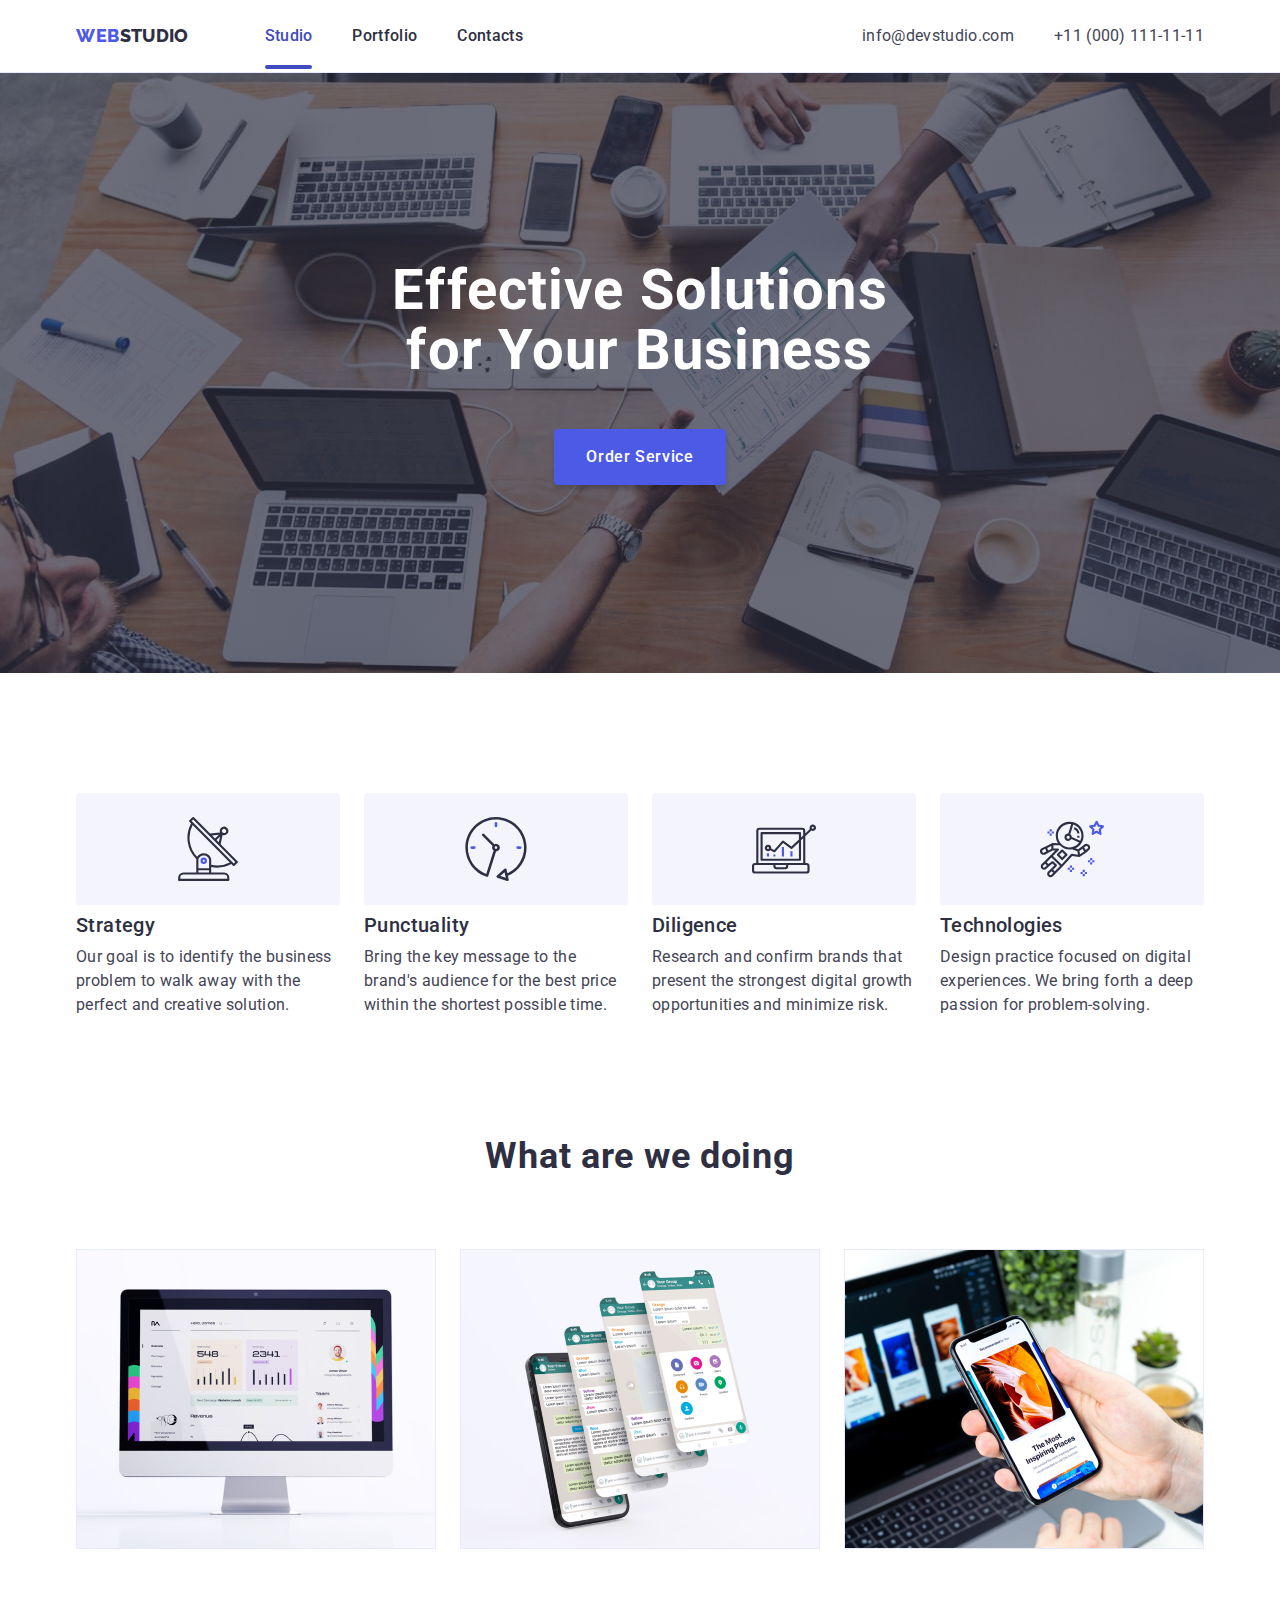
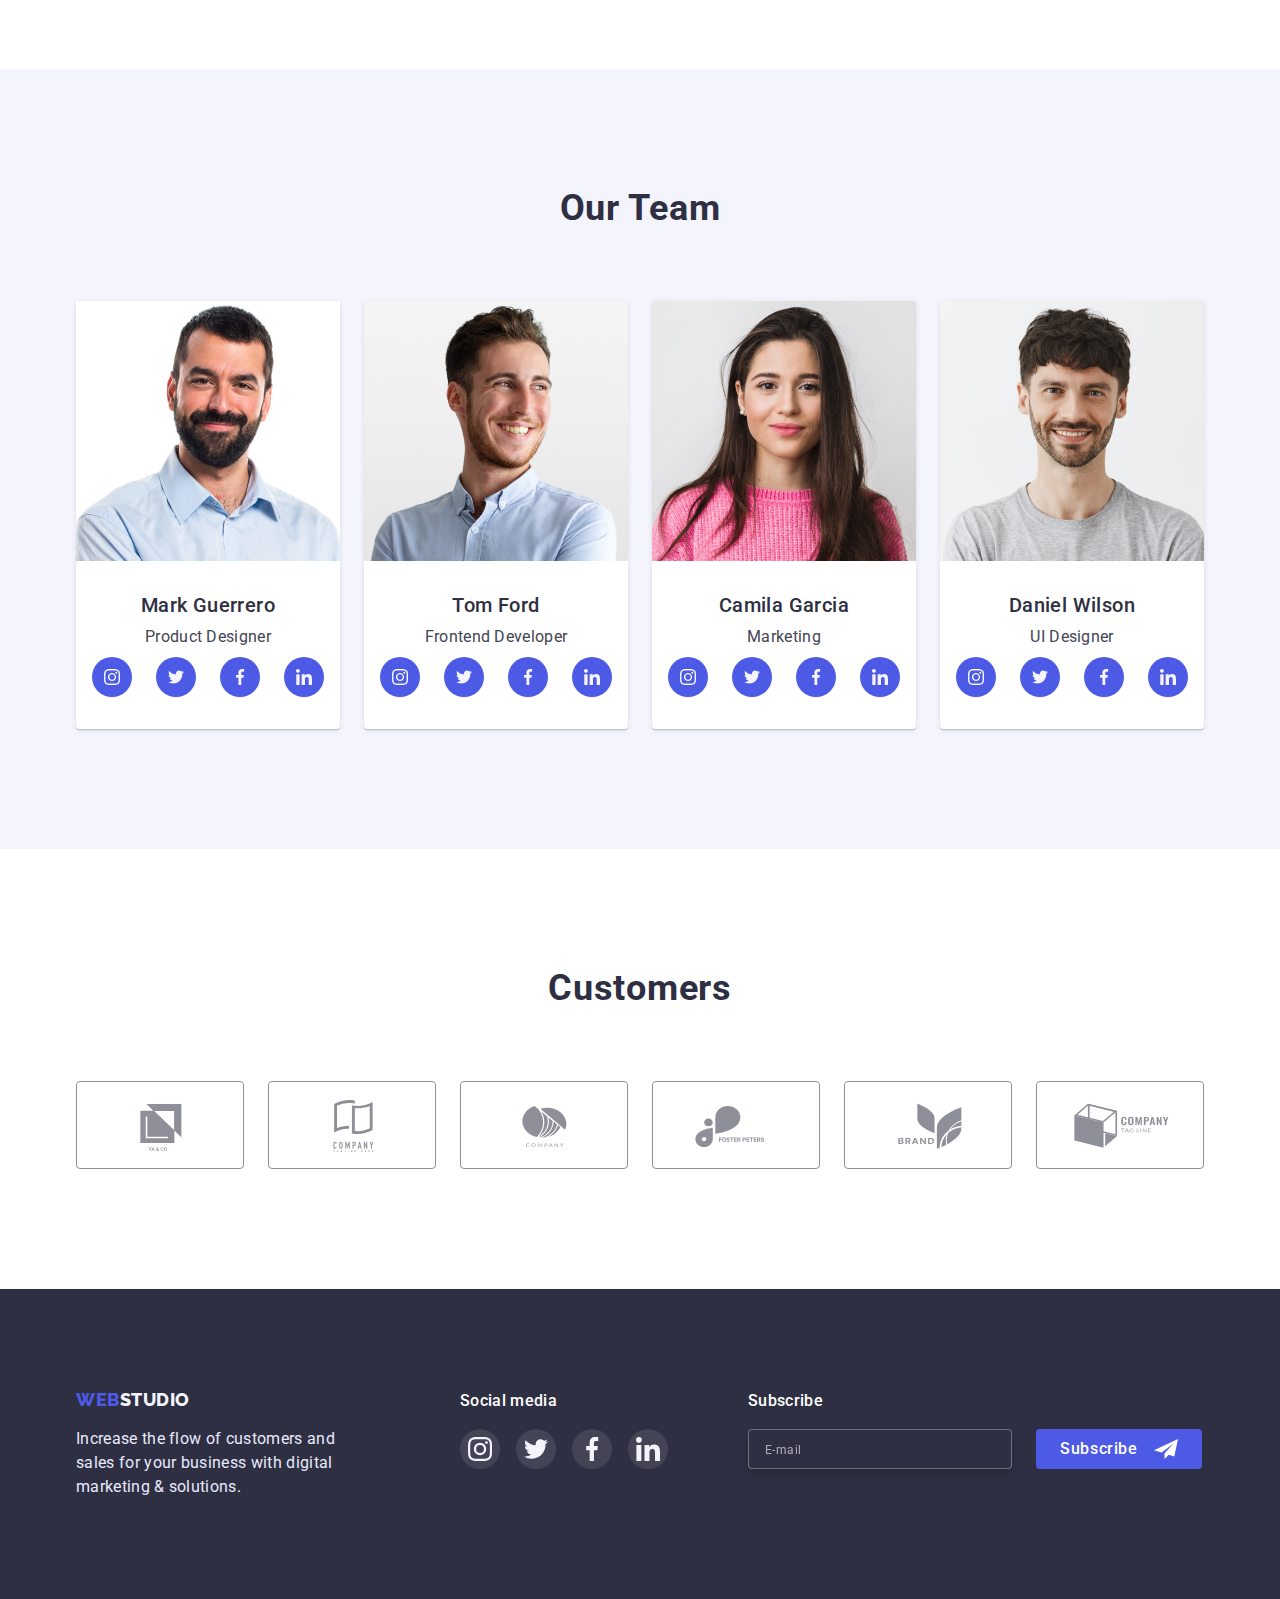
<file: index.html>
<!DOCTYPE html>
<html lang="en">
<head>
    <meta charset="UTF-8">
    <meta http-equiv="X-UA-Compatible" content="IE=edge">
    <meta name="viewport" content="width=device-width, initial-scale=1.0">
    <title>Document</title>
    <link rel="preconnect" href="https://fonts.googleapis.com">
    <link rel="preconnect" href="https://fonts.gstatic.com" crossorigin>
    <link href="https://fonts.googleapis.com/css2?family=Raleway:wght@800&family=Roboto:wght@400;500;700;900&display=swap"
        rel="stylesheet">
        <link rel="stylesheet" href="https://cdn.jsdelivr.net/npm/modern-normalize@1.1.0/modern-normalize.min.css">
    <link rel="stylesheet" href="./css/styles.css">
</head>
<body>
        <header class="header">
            <div class="container page-header-container">
                <nav class="header-navi">
                    <a class="navi-logo link" href="./index.html"><span class="navi-logo-2">Web</span>Studio</a>
                    <ul class="header-list list">
                        <li class="header-item">
                            <a href="./index.html" class="header-link link current">Studio</a>
                        </li>
                        <li class="header-item">
                            <a href="./portfolio.html" class="header-link link">Portfolio</a>
                        </li>
                        <li class="header-item">
                            <a href="" class="header-link link">Contacts</a>
                        </li>
                    </ul>
                </nav>
        
                <address class="adress">
                    <ul class="header-list-adress list">
                        <li class="header-item-adress">
                            <a class="contact-adress-link link" href="mailto:info@devstudio.com">info@devstudio.com</a>
                        </li>
                        <li class="header-item-adress">
                            <a class="contact-adress-link link" href="tel:+110001111111">+11 (000) 111-11-11</a>
                        </li>
                    </ul>
                </address>
            </div>
        
        </header>

    <!-- Hero -->
    <!------------------------------Section1------------------->
    <main>
        <section class="hero">
            <div class="container">
                <h1 class="hero-title">Effective Solutions for Your Business</h1>
                <button class="hero-button" type="button" data-modal-open>Order Service</button>
            </div>
        </section>

        <!-----------------------------Section2-------------------->
        <section class="about section">
            <div class="container">
                <h2 class=" features visually-hidden">features</h2>
                <ul class="features-list list">
                    <li class="features-list-item">
                        <div class="features-svg">
                            <svg class="features-icon" width="64" height="64">
                                <use href="./images/sprite.svg#icon-antenna"></use>
                            </svg>
                        </div>
                        <h3 class="about-title">Strategy</h3>
                        <p class="after-about-title">Our goal is to identify the business
                            problem to walk away with the perfect and creative solution.</p>
                    </li>
                    <li class="features-list-item">
                        <div class="features-svg">
                            <svg class="features-icon" width="64" height="64">
                                <use href="./images/sprite.svg#icon-clock"></use>
                            </svg>
                        </div>
                        <h3 class="about-title">Punctuality</h3>
                        <p class="after-about-title">Bring the key message to the brand's audience for the best price within the
                            shortest possible time.</p>
                    </li>
                    <li class="features-list-item">
                        <div class="features-svg">
                            <svg class="features-icon" width="64" height="64">
                                <use href="./images/sprite.svg#icon-diagram"></use>
                            </svg>
                        </div>
                        <h3 class="about-title">Diligence</h3>
                        <p class="after-about-title">Research and confirm brands that present the strongest digital growth opportunities
                            and minimize risk.</p>
                    </li>
                    <li class="features-list-item">
                        <div class="features-svg">
                            <svg class="features-icon" width="64" height="64">
                                <use href="./images/sprite.svg#icon-astronaut"></use>
                            </svg>
                        </div>
                        <h3 class="about-title">Technologies</h3>
                        <p class="after-about-title">Design practice focused on digital experiences. We bring forth a deep passion for
                            problem-solving.</p>
                    </li>
                </ul>
            </div>
        </section>

        <!----------------------------- Section            3 ------------------>
        <section class="development section">
            <div class="container">
                <h2 class="development-title">What are we doing</h2>
                <ul class="development-list list">
                    <li class="development-list-item">
                        <img class="development-img" src="./images/Monitor.jpg" alt="web divelopment" width="360">
                        </li>
                    <li class="development-list-item">
                        <img class="development-img" src="./images/Phone.jpg" alt="web divelopment" width="360">
                        </li>
                    <li class="development-list-item">
                        <img class="development-img" src="./images/Phone_on_hand.jpg" alt="web divelopment" width="360">
                        </li>
                        </ul>

            </div>
        </section>

        <!------------------------------------- Section        4 ------------------------->
        <section class="team section">
            <div class="container">
                <h2 class="team-title">Our Team</h2>
                <ul class="team-title-list list">
                    <li class="team-item">
                        <img class="team-img" src="./images/Mark-Guerrero.jpg" alt="team card" width="264">
                        <div class="team-containt-wrapper">
                            <h3 class="team-title-item">Mark Guerrero</h3>
                            <p class="after-team-title">Product Designer</p>
                            <ul class="team-soc-list list">
                                <li class="team-soc-item">
                                    <a class="team-soc-link link" href="">
                                        <svg class="team-soc-icon" width="16" height="16">
                                            <use href="./images/sprite.svg#icon-instagram"></use>
                                        </svg>
                                    </a>
                                </li>
                                <li class="team-soc-item">
                                    <a class="team-soc-link link" href="">
                                        <svg class="team-soc-icon" width="16" height="16">
                                            <use href="./images/sprite.svg#icon-twitter"></use>
                                        </svg>
                                    </a>
                                </li>
                                <li class="team-soc-item">
                                    <a class="team-soc-link link" href="">
                                        <svg class="team-soc-icon" width="16" height="16">
                                            <use href="./images/sprite.svg#icon-facebook"></use>
                                        </svg>
                                    </a>
                                </li>
                                <li class="team-soc-item">
                                    <a class="team-soc-link link" href="">
                                        <svg class="team-soc-icon" width="16" height="16">
                                            <use href="./images/sprite.svg#icon-linkedin"></use>
                                        </svg>
                                    </a>
                                </li>

                            </ul>                                                                                                                                                    
                        </div>
                    </li>
                    <li class="team-item">
                        <img class="team-img" src="./images/Tom-Ford.jpg" alt="team card" width="264">
                        <div class="team-containt-wrapper">
                            <h3 class="team-title-item">Tom Ford</h3>
                            <p class="after-team-title">Frontend Developer</p>
                            <ul class="team-soc-list list">
                                <li class="team-soc-item">
                                    <a class="team-soc-link link" href="">
                                        <svg class="team-soc-icon" width="16" height="16">
                                            <use href="./images/sprite.svg#icon-instagram"></use>
                                        </svg>
                                    </a>
                                </li>
                                <li class="team-soc-item">
                                    <a class="team-soc-link link" href="">
                                        <svg class="team-soc-icon" width="16" height="16">
                                            <use href="./images/sprite.svg#icon-twitter"></use>
                                        </svg>
                                    </a>
                                </li>
                                <li class="team-soc-item">
                                    <a class="team-soc-link link" href="">
                                        <svg class="team-soc-icon" width="16" height="16">
                                            <use href="./images/sprite.svg#icon-facebook"></use>
                                        </svg>
                                    </a>
                                </li>
                                <li class="team-soc-item">
                                    <a class="team-soc-link link" href="">
                                        <svg class="team-soc-icon" width="16" height="16">
                                            <use href="./images/sprite.svg#icon-linkedin"></use>
                                        </svg>
                                    </a>
                                </li>
                            
                            </ul>
                        </div>
                    </li>
                    <li class="team-item">
                        <img class="team-img" src="./images/Camila-Garcia.jpg" alt="team card" width="264">
                        <div class="team-containt-wrapper">
                            <h3 class="team-title-item">Camila Garcia</h3>
                            <p class="after-team-title">Marketing</p>
                            <ul class="team-soc-list list">
                                <li class="team-soc-item">
                                    <a class="team-soc-link link" href="">
                                        <svg class="team-soc-icon" width="16" height="16">
                                            <use href="./images/sprite.svg#icon-instagram"></use>
                                        </svg>
                                    </a>
                                </li>
                                <li class="team-soc-item">
                                    <a class="team-soc-link link" href="">
                                        <svg class="team-soc-icon" width="16" height="16">
                                            <use href="./images/sprite.svg#icon-twitter"></use>
                                        </svg>
                                    </a>
                                </li>
                                <li class="team-soc-item">
                                    <a class="team-soc-link link" href="">
                                        <svg class="team-soc-icon" width="16" height="16">
                                            <use href="./images/sprite.svg#icon-facebook"></use>
                                        </svg>
                                    </a>
                                </li>
                                <li class="team-soc-item">
                                    <a class="team-soc-link link" href="">
                                        <svg class="team-soc-icon" width="16" height="16">
                                            <use href="./images/sprite.svg#icon-linkedin"></use>
                                        </svg>
                                    </a>
                                </li>
                            
                            </ul>
                        </div>
                    </li>
                    <li class="team-item">
                        <img class="team-img" src="./images/Daniel-Wilson.jpg" alt="team card" width="264">
                        <div class="team-containt-wrapper">
                            <h3 class="team-title-item">Daniel Wilson</h3>
                            <p class="after-team-title">UI Designer</p>
                            <ul class="team-soc-list list">
                                <li class="team-soc-item">
                                    <a class="team-soc-link link" href="">
                                        <svg class="team-soc-icon" width="16" height="16">
                                            <use href="./images/sprite.svg#icon-instagram"></use>
                                        </svg>
                                    </a>
                                </li>
                                <li class="team-soc-item">
                                    <a class="team-soc-link link" href="">
                                        <svg class="team-soc-icon" width="16" height="16">
                                            <use href="./images/sprite.svg#icon-twitter"></use>
                                        </svg>
                                    </a>
                                </li>
                                <li class="team-soc-item">
                                    <a class="team-soc-link link" href="">
                                        <svg class="team-soc-icon" width="16" height="16">
                                            <use href="./images/sprite.svg#icon-facebook"></use>
                                        </svg>
                                    </a>
                                </li>
                                <li class="team-soc-item">
                                    <a class="team-soc-link link" href="">
                                        <svg class="team-soc-icon" width="16" height="16">
                                            <use href="./images/sprite.svg#icon-linkedin"></use>
                                        </svg>
                                    </a>
                                </li>
                            
                            </ul>
                        </div>
                    </li>
                </ul>
            </div>

        </section>
<!---------------------------------------- SECTION    5 ------------------------------------------>
        <section class="customers section">
            <div class="container">
                <h2 class="customers-title">Customers</h2>
                <ul class="customers-list list">
                    <li class="customers-item">
                        <a class="customers-link link" href="">
                            <svg class="customers-icon" width="104"  height="56">
                                <use href="./images/sprite.svg#icon-logo1"></use>
                            </svg>
                        </a>
                    </li>
                    <li class="customers-item">
                        <a class="customers-link link" href="">
                            <svg class="customers-icon" width="104"  height="56">
                                <use href="./images/sprite.svg#icon-logo2"></use>
                            </svg>
                        </a>
                    </li>
                    <li class="customers-item">
                        <a class="customers-link link" href="">
                            <svg class="customers-icon" width="104"  height="56">
                                <use href="./images/sprite.svg#icon-logo3"></use>
                            </svg>
                        </a>
                    </li>
                    <li class="customers-item">
                        <a class="customers-link link" href="">
                            <svg class="customers-icon" width="104"  height="56">
                                <use href="./images/sprite.svg#icon-logo4"></use>
                            </svg>
                        </a>
                    </li>
                    <li class="customers-item">
                        <a class="customers-link link" href="">
                            <svg class="customers-icon" width="104"  height="56">
                                <use href="./images/sprite.svg#icon-logo5"></use>
                            </svg>
                        </a>
                    </li>
                    <li class="customers-item">
                        <a class="customers-link link" href="">
                            <svg class="customers-icon" width="104"  height="56">
                                <use href="./images/sprite.svg#icon-logo6"></use>
                            </svg>
                        </a>
                    </li>
                </ul>
            </div>
        </section>

    </main>
    <footer class="footer">
        <div class="container footer-position">
            <div class="footer-position-1">
                <a class="navi-logo-footer link" href="./index.html"><span class="navi-logo-2">Web</span>Studio</a>
                <p class="footer-text">Increase the flow of customers and sales for your business with digital marketing & solutions.</p>
            </div>
            <div class="footer-social">
                <p class="footer-soc-title">Social media</p>
                <ul class="footer-soc-list list">
                    <li class="footer-soc-item">
                        <a class="footer-soc-link link" href="">
                            <svg class="footer-soc-icon" width="24" height="24">
                                <use href="./images/sprite.svg#icon-instagram"></use>
                            </svg>
                        </a>
                    </li>
                    <li class="footer-soc-item">
                        <a class="footer-soc-link link" href="">
                            <svg class="footer-soc-icon" width="24" height="24">
                                <use href="./images/sprite.svg#icon-twitter"></use>
                            </svg>
                        </a>
                    </li>
                    <li class="footer-soc-item">
                        <a class="footer-soc-link link" href="">
                            <svg class="footer-soc-icon" width="24" height="24">
                                <use href="./images/sprite.svg#icon-facebook"></use>
                            </svg>
                        </a>
                    </li>
                    <li class="footer-soc-item">
                        <a class="footer-soc-link link" href="">
                            <svg class="footer-soc-icon" width="24" height="24">
                                <use href="./images/sprite.svg#icon-linkedin"></use>
                            </svg>
                        </a>
                    </li>
                    
                </ul>
            </div>
            <div class="footer-subscribe">
                <p class="footer-soc-title">Subscribe</p>
                <form class="subscribe-form">
                    <label class="subscribe-form-field">
                        <input type="email" name="user-email" class="subscribe-form-input" placeholder="E-mail" required />
                    </label>
                    <button type="submit" class="button-form-subscribe">Subscribe
                        <svg class="subscribe-soc-icon" width="24" height="24">
                            <use href="./images/sprite.svg#icon-frame-subs"></use>
                        </svg>
                    </button>
                </form>
            </div>

        </div>
    </footer>
    <div class="backdrop is-hidden" data-modal>
        <div class="modal">
            <button type="button"  class="modal-close-btn" data-modal-close>
                <svg class="modal-close-btn-icon" width="8" height="8">
                    <use href="./images/sprite.svg#icon-close-modal"></use>
                </svg>
            </button>
            <p class="modal-title">Leave your contacts and we will call you back</p>
            <form class="modal-form">
                <label class="modal-form-field">
                    <span class="modal-form-input-desc">Name</span>
                    <span class="modal-form-input-wrapper">
                        <input type="text" name="user-name" class="modal-form-input" required />
                        <svg class="modal-icon" width="18" height="24">
                            <use href="./images/sprite.svg#icon-person"></use>
                        </svg>
                    </span>
                </label>
                <label class="modal-form-field">
                    <span class="modal-form-input-desc">Phone</span>
                    <span class="modal-form-input-wrapper">
                        <input type="tel" name="user-phone" class="modal-form-input" required />
                        <svg class="modal-icon" width="18" height="24">
                            <use href="./images/sprite.svg#icon-phone"></use>
                        </svg>
                    </span>
                </label>
                <label class="modal-form-field">
                    <span class="modal-form-input-desc">Email</span>
                    <span class="modal-form-input-wrapper">
                        <input type="email" name="user-email" class="modal-form-input" required />
                        <svg class="modal-icon" width="18" height="24">
                            <use href="./images/sprite.svg#icon-email"></use>
                        </svg>
                    </span>

                </label>
                <label class="modal-form-field">
                    <span class="modal-form-input-desc">Comment</span>
                    <textarea 
                    name="user_message" 
                    class="modal-form-message" 
                    placeholder="Text input"></textarea>
                </label>
                <input id="user-policy" type="checkbox" name="user_policy" class="modal-form-check visually-hidden">
                <label for="user-policy" class="modal-form-check-desc">I accept the terms and conditions of the&nbsp;<a href="" class="privacy-policy"> Privacy Policy</a></label>
                <button type="submit" class="button-form-submit">Send</button>
            </form>
        </div>

    </div>
    <script src="./js/modal.js"></script>
</body>
</html>
</file>
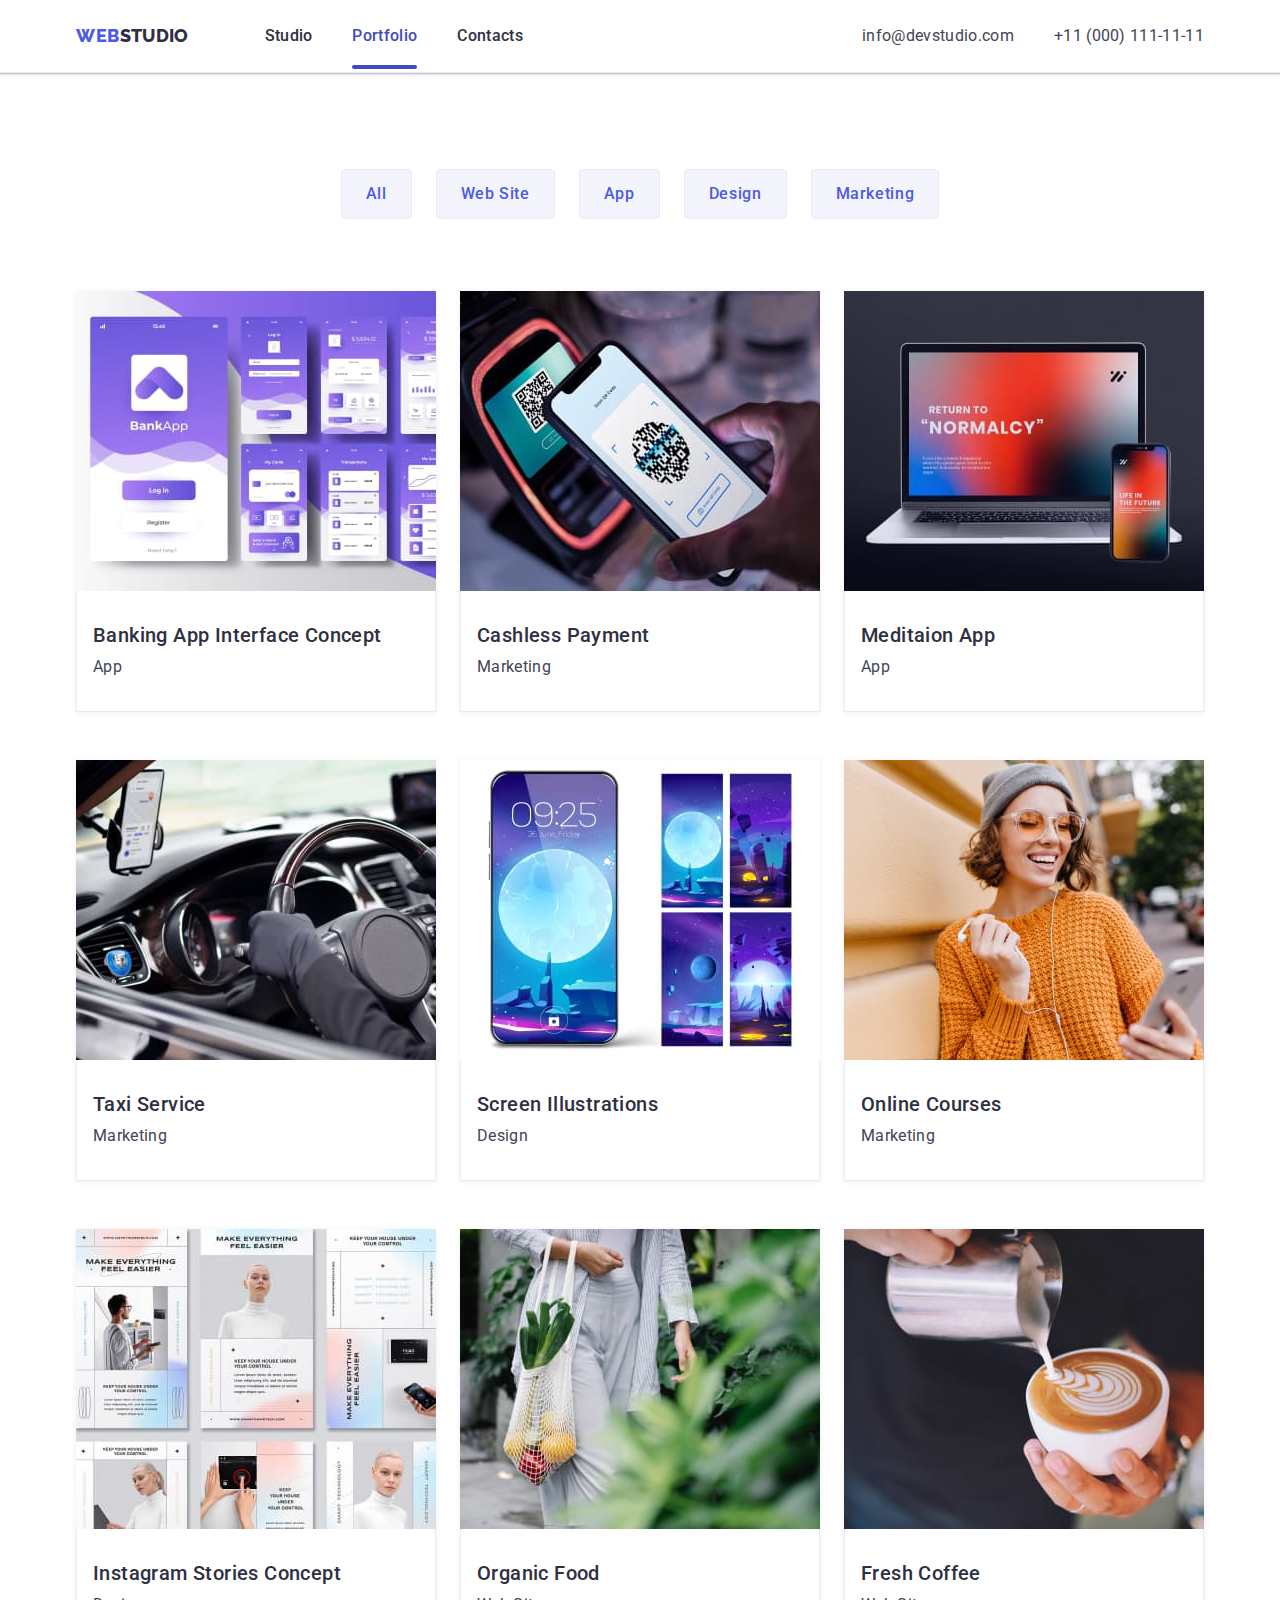
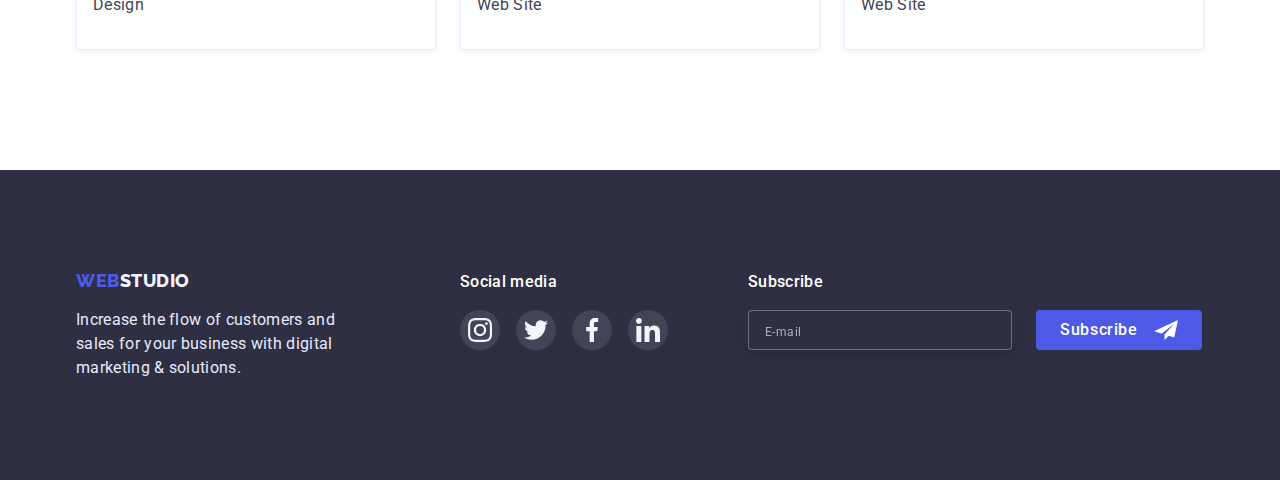
<file: portfolio.html>
<!DOCTYPE html>
<html lang="en">
<head>
    <meta charset="UTF-8">
    <meta http-equiv="X-UA-Compatible" content="IE=edge">
    <meta name="viewport" content="width=device-width, initial-scale=1.0">
    <title>Portfolio</title>
    <link rel="preconnect" href="https://fonts.googleapis.com">
    <link rel="preconnect" href="https://fonts.gstatic.com" crossorigin>
    <link href="https://fonts.googleapis.com/css2?family=Raleway:wght@800&family=Roboto:wght@400;500;700;900&display=swap"
        rel="stylesheet">
        <link rel="stylesheet" href="https://cdn.jsdelivr.net/npm/modern-normalize@1.1.0/modern-normalize.min.css">
    <link rel="stylesheet" href="./css/styles.css">
</head>
<body>
    <header class="header">
        <div class="container page-header-container">
            <nav class="header-navi">
                <a class="navi-logo link" href="./index.html"><span class="navi-logo-2">Web</span>Studio</a>
                <ul class="header-list list">
                    <li class="header-item">
                        <a class="header-link link" href="./index.html">Studio</a>
                    </li>
                    <li class="header-item">
                        <a class="header-link link current" href="./portfolio.html">Portfolio</a>
                    </li>
                    <li class="header-item">
                        <a class="header-link link" href="">Contacts</a>
                    </li>
                </ul>
            </nav>
            
            <address class="adress">
                <ul class="header-list-adress list">
                    <li class="header-item-adress">
                        <a class="contact-adress-link link" href="mailto:info@devstudio.com">info@devstudio.com</a>
                    </li>
                    <li class="header-item-adress">
                        <a class="contact-adress-link link" href="tel:+110001111111">+11 (000) 111-11-11</a>
                    </li>
                </ul>
            </address>
        </div>
       
    </header>
    <main>
        <section class="main-section section">
            <div class="container">
                <h1 class="visually-hidden">website list</h1>
                <ul class="main-section-list list">
                    <li class="main-list-item">
                        <button class="item-button" type="button">All</button>
                    </li>
                    <li class="main-list-item">
                        <button class="item-button" type="button">Web Site</button>
                    </li>
                    <li class="main-list-item">
                        <button class="item-button" type="button">App</button>
                    </li>
                    <li class="main-list-item">
                        <button class="item-button" type="button">Design</button>
                    </li>
                    <li class="main-list-item">
                        <button class="item-button" type="button">Marketing</button>
                    </li>
                </ul>
                <h2 class="visually-hidden card-list">card list</h2>
                <ul class="card-list list">
                    <li class="list-item">
                        <a class="card-list-item link" href="/images/Banking-App.jpg">
                            <div class="card-list-item-overlay">
                                <img class="card-list-img" src="./images/Banking-App.jpg" alt="Banking-App" width="360">
                                <p class="overlay"> 14 Stylish and User-Friendly App Design Concepts · Task Manager App · Calorie Tracker App ·
                                    ExoticFruit Ecommerce App · Cloud Storage App</p>
                            </div>
                            
                            <div class="card-list-wrapper">
                                <h3 class="card-list-title">Banking App Interface Concept</h3>
                                <p class="after-title">App</p>
                            </div>
                        </a>
                    </li>
                    <li class="list-item">
                        <a class="card-list-item link" href="./images/Cashless-Payment.jpg">
                            <div class="card-list-item-overlay">
                                <img class="card-list-img" src="./images/Cashless-Payment.jpg" alt="Cashless-Payment" width="360">
                                <p class="overlay"> 14 Stylish and User-Friendly App Design Concepts · Task Manager App · Calorie Tracker App · ExoticFruit Ecommerce App · Cloud Storage App</p>

                            </div>
                            <div class="card-list-wrapper">
                                <h3 class="card-list-title">Cashless Payment</h3>
                                <p class="after-title">Marketing</p>
                            </div>
                        </a>
                    </li>
                    <li class="list-item">
                        <a class="card-list-item link" href="./images/Meditaion-App.jpg">
                            <div class="card-list-item-overlay">
                                <img class="card-list-img" src="./images/Meditaion-App.jpg" alt="Meditaion-App" width="360">
                                <p class="overlay"> 14 Stylish and User-Friendly App Design Concepts · Task Manager App · Calorie Tracker App ·
                                ExoticFruit Ecommerce App · Cloud Storage App</p>

                            </div>
                            <div class="card-list-wrapper">
                                <h3 class="card-list-title">Meditaion App</h3>
                                <p class="after-title">App</p>
                            </div>
                        </a>
                    </li>
                    <li class="list-item">
                        <a class="card-list-item link" href="./images/Taxi-Service.jpg">
                            <div class="card-list-item-overlay">
                                <img class="card-list-img" src="./images/Taxi-Service.jpg" alt="Taxi" width="360">
                                <p class="overlay"> 14 Stylish and User-Friendly App Design Concepts · Task Manager App · Calorie Tracker App ·
                                ExoticFruit Ecommerce App · Cloud Storage App</p>

                            </div>
                            <div class="card-list-wrapper">
                                <h3 class="card-list-title">Taxi Service</h3>
                                <p class="after-title">Marketing</p>
                            </div>
                        </a>
                    </li>
                    <li class="list-item">
                        <a class="card-list-item link" href="./images/Screen-Illustrations.jpg">
                            <div class="card-list-item-overlay">
                                <img class="card-list-img" src="./images/Screen-Illustrations.jpg" alt="Screen-Illustrations" width="360">
                                <p class="overlay"> 14 Stylish and User-Friendly App Design Concepts · Task Manager App · Calorie Tracker App ·
                                ExoticFruit Ecommerce App · Cloud Storage App</p>

                            </div>
                            <div class="card-list-wrapper">
                                <h3 class="card-list-title">Screen Illustrations</h3>
                                <p class="after-title">Design</p>
                            </div>
                        </a>
                    </li>
                    <li class="list-item">
                        <a class="card-list-item link" href="./images/Online-Courses.jpg">
                            <div class="card-list-item-overlay">
                                <img class="card-list-img" src="./images/Online-Courses.jpg" alt="Courses" width="360">
                                <p class="overlay"> 14 Stylish and User-Friendly App Design Concepts · Task Manager App · Calorie Tracker App ·
                                ExoticFruit Ecommerce App · Cloud Storage App</p>

                            </div>
                            <div class="card-list-wrapper">
                                <h3 class="card-list-title">Online Courses</h3>
                                <p class="after-title">Marketing</p>
                            </div>
                        </a>
                    </li>
                    <li class="list-item">
                        <a class="card-list-item link" href="./images/Instagram-Stories.jpg">
                            <div class="card-list-item-overlay">
                                <img class="card-list-img" src="./images/Instagram-Stories.jpg" alt="Stories" width="360">
                                <p class="overlay"> 14 Stylish and User-Friendly App Design Concepts · Task Manager App · Calorie Tracker App ·
                                ExoticFruit Ecommerce App · Cloud Storage App</p>

                            </div>
                            <div class="card-list-wrapper">
                                <h3 class="card-list-title">Instagram Stories Concept</h3>
                                <p class="after-title">Design</p>
                            </div>
                        </a>
                    </li>
                    <li class="list-item">
                        <a class="card-list-item link" href="./images/Organic-Food.jpg">
                            <div class="card-list-item-overlay">
                                <img class="card-list-img" src="./images/Organic-Food.jpg" alt="Food" width="360">
                                <p class="overlay"> 14 Stylish and User-Friendly App Design Concepts · Task Manager App · Calorie Tracker App ·
                                ExoticFruit Ecommerce App · Cloud Storage App</p>

                            </div>
                            <div class="card-list-wrapper">
                                <h3 class="card-list-title">Organic Food</h3>
                                <p class="after-title">Web Site</p>
                            </div>
                        </a>
                    </li>
                    <li class="list-item">
                        <a class="card-list-item link" href="./images/Fresh-Coffee.jpg">
                            <div class="card-list-item-overlay">
                                <img class="card-list-img" src="./images/Fresh-Coffee.jpg" alt="Coffee" width="360">
                                <p class="overlay"> 14 Stylish and User-Friendly App Design Concepts · Task Manager App · Calorie Tracker App ·
                                ExoticFruit Ecommerce App · Cloud Storage App</p>

                            </div>
                            <div class="card-list-wrapper">
                                <h3 class="card-list-title">Fresh Coffee</h3>
                                <p class="after-title">Web Site</p>
                            </div>
                        </a>
                    </li>
                
                
                </ul>
            </div>
           
        </section>
    </main>
    <footer class="footer">
        <div class="container footer-position">
            <div class="footer-position-1">
                <a class="navi-logo-footer link" href="./index.html"><span class="navi-logo-2">Web</span>Studio</a>
                <p class="footer-text">Increase the flow of customers and sales for your business with digital marketing &
                    solutions.</p>
            </div>
            <div class="footer-social">
                <p class="footer-soc-title">Social media</p>
                <ul class="footer-soc-list list">
                    <li class="footer-soc-item">
                        <a class="footer-soc-link link" href="">
                            <svg class="footer-soc-icon" width="24" height="24">
                                <use href="./images/sprite.svg#icon-instagram"></use>
                            </svg>
                        </a>
                    </li>
                    <li class="footer-soc-item">
                        <a class="footer-soc-link link" href="">
                            <svg class="footer-soc-icon" width="24px" height="24">
                                <use href="./images/sprite.svg#icon-twitter"></use>
                            </svg>
                        </a>
                    </li>
                    <li class="footer-soc-item">
                        <a class="footer-soc-link link" href="">
                            <svg class="footer-soc-icon" width="24" height="24">
                                <use href="./images/sprite.svg#icon-facebook"></use>
                            </svg>
                        </a>
                    </li>
                    <li class="footer-soc-item">
                        <a class="footer-soc-link link" href="">
                            <svg class="footer-soc-icon" width="24" height="24">
                                <use href="./images/sprite.svg#icon-linkedin"></use>
                            </svg>
                        </a>
                    </li>
    
                </ul>
            </div>
            <div class="footer-subscribe">
                <p class="footer-soc-title">Subscribe</p>
                <form class="subscribe-form">
                    <label class="subscribe-form-field">
                        <input type="email" name="user-email" class="subscribe-form-input" placeholder="E-mail" required />
                    </label>
                    <button type="submit" class="button-form-subscribe">Subscribe
                        <svg class="subscribe-soc-icon" width="24" height="24">
                            <use href="./images/sprite.svg#icon-frame-subs"></use>
                        </svg>
                    </button>
                </form>
            </div>
        </div>
    </footer>
</body>
</html>
</file>
<file: css/styles.css>
:root{
--main-text-color: #2E2F42;
--second-text-color:#434455;
--main-bg-color:#FFFFFF;
--second-bg-color: #F4F4FD;
--btn-bg-color:#F4F4FD;
--btn-bg-color-active:#404BBF;
--btn-text-color:#4D5AE5;
--btn-text-color-active: #FFFFFF;
--btn-footer-color-active: #31D0AA;
}
.container {
        width: 1158px;
        margin-left: auto;
        margin-right: auto;
        padding-left: 15px;
        padding-right: 15px;

}
h1,
h2,
h3,
p {
        margin-top: 0;
        margin-bottom: 0;
}
ul {
        margin-top: 0;
        margin-bottom: 0;
        padding-left: 0;
}
img {
        display: block;
}
.section {
        padding: 120px 0px;
}

body {
        font-family: 'Roboto', sans-serif;
        letter-spacing: 0.02em;
        font-size: 16px;
       background-color: #FFFFFF;
        color: #2E2F42;
}

.visually-hidden {
        position: absolute;
        white-space: nowrap;
        width: 1px;
        height: 1px;
        overflow: hidden;
        border: 0;
        padding: 0;
        clip: rect(0 0 0 0);
        clip-path: inset(50%);
        margin: -1px;
}
.list {
        list-style: none;
}
.link {
        text-decoration: none;
}

/* ---------------------HEADER-------------------- */
.header {
        padding-top: 24px;
        padding-bottom: 24px;
        border-bottom: 1px solid #E7E9FC;
        box-shadow: 0px 2px 1px rgba(46, 47, 66, 0.08), 0px 1px 1px rgba(46, 47, 66, 0.16), 0px 1px 6px rgba(46, 47, 66, 0.08);
}


.navi-logo {
font-family: 'Raleway';
        font-style: normal;
        font-weight: 800;
        font-size: 18px;
        line-height: 1.33;
        text-transform: uppercase;
        color: var(--main-text-color);
        margin-right: 76px;
                
}

.navi-logo-2 {
font-family: 'Raleway';
        font-weight: 800;
        font-size: 18px;
        line-height: 1.33px;
        letter-spacing: 0.03em;
        text-transform: uppercase;
        color: var(--btn-text-color);
}
.page-header-container {
display: flex;
align-items: center;
}
.header-navi {
        display: flex;
        align-items: center;

}

.header-list {
        display: flex;
       
}

.header-item:not(:last-child) {
        margin-right: 40px;
}


.header-link {
        font-weight: 500;
        font-size: 16px;
        line-height: 1.5;
        color: var(--main-text-color);
        letter-spacing: 0.02em;
        transition-property: color;
        transition-duration: 250ms;
        transition-timing-function: cubic-bezier(0.4, 0, 0.2, 1);
}


.header-link.current {
        position: relative;
        color: var(--btn-bg-color-active);
}

.header-link.current::after {
        content: "";
        display: block;
        position: absolute;
        height: 4px;
        width: 100%;
        border-radius: 2px;
        bottom: -24px;
        background-color: currentColor;
}

.header-link:is(:hover,:focus) {
color: var(--btn-bg-color-active);
}
.current {
        color: var(--btn-text-color);
}

.adress {
        margin-left: auto;
        
}

.header-list-adress {
        display: flex;
}

.header-item-adress:not(:last-child) {
        margin-right: 40px;



}

.contact-adress-link {
       
        font-style: normal;
         font-weight: 400;
        font-size: 16px;
        line-height: 1.5;    
        letter-spacing: 0.02em;
        color: var(--second-text-color);  
        transition-property: color;
        transition-duration: 250ms;
        transition-timing-function: cubic-bezier(0.4, 0, 0.2, 1);
}
.contact-adress-link:hover, 
.contact-adress-link:focus {
color: var(--btn-bg-color-active);

}
/* -------------------------website list-------------------- */

.main-section {
padding-top: 96px;
padding-bottom: 120px;
}


.main-section-list {
        display: flex;
        justify-content: center;
        margin-bottom:72px ;


}

.main-list-item:not(:last-child) {
        margin-right: 24px; 
        
}
.item-button:hover,
.item-button:focus {
        background-color: var(--btn-bg-color-active);
        color: var(--btn-text-color-active);
        box-shadow: 0px 3px 1px rgba(0, 0, 0, 0.1), 0px 2px 1px rgba(0, 0, 0, 0.08), 0px 2px 2px rgba(0, 0, 0, 0.12);
}
.item-button {
        padding-top: 12px;
        padding-bottom: 12px;
        padding-left: 24px;
        padding-right: 24px;
        border-radius: 4px;
        transition: background-color 250ms cubic-bezier(0.4, 0, 0.2, 1), color 250ms cubic-bezier(0.4, 0, 0.2, 1), box-shadow 250ms cubic-bezier(0.4, 0, 0.2, 1);
        border: 1px solid #E7E9FC;
        font-family: inherit;
        font-style: normal;
        font-weight: 500;
        font-size: 16px;
        line-height: 1.5;
        letter-spacing: 0.04em;
        color: var(--btn-text-color);
        background-color: var(--second-bg-color);
        cursor: pointer;
}
/* ------------------------------CARD LIST--------------------------- */


.card-list {
        display: flex;
        flex-wrap: wrap;
        row-gap: 48px;
        column-gap: 24px;
}

.list-item {
        flex-basis: calc((100% - 48px) / 3);
}
.card-list-item:hover .overlay,
.card-list-item:focus .overlay {
        transform: translate(0, 0);
        

}


.card-list-item {
        display: block;
        box-shadow: 0px 1px 6px rgba(46, 47, 66, 0.08);
        transition: box-shadow 250ms cubic-bezier(0.4, 0, 0.2, 1), webkit-box-shadow 250ms cubic-bezier(0.4, 0, 0.2, 1), moz-box-shadow 250ms cubic-bezier(0.4, 0, 0.2, 1);
}

.card-list-item:hover,
.card-list-item:focus {
        -webkit-box-shadow: 4px 3px 8px -1px rgba(0, 0, 0, 0.74);
        -moz-box-shadow: 4px 3px 8px -1px rgba(0, 0, 0, 0.74);
        box-shadow: 4px 3px 8px -1px rgba(0, 0, 0, 0.74);
}


.card-list-item-overlay {
        position: relative;
        overflow: hidden;
        
}
.card-list-wrapper {
        border: 1px solid #E7E9FC;
        border-top: none;
        padding-left: 16px;
        padding-top:32px ;
        padding-bottom:32px ;
}

.card-list-img {}

.overlay {
        position: absolute;
        background-color:rgba(77, 90, 229, 0.5);
        left: 0;
        top: 0;
        height: 100%;
        width: 100%;
        overflow: auto;
        transform: translate(0, 100%);
        transition-property: transform;
        transition-duration: 250ms;
        transition-timing-function: cubic-bezier(0.4, 0, 0.2, 1);
        transition-delay: 0;
        font-size: 16px;
        line-height: 1.5;
        letter-spacing: 0.02em;
        color: var(--second-bg-color);
        padding-left: 32px;
        padding-right: 32px;
        padding-top: 40px;
        padding-bottom: 40px;
}

.card-list-title {
        
        font-weight: 500;
        font-size: 20px;
        line-height: 1.2;
        letter-spacing: 0.02em;
        color: var(--main-text-color);
        margin-bottom:8px;
}

.after-title {
        font-size: 16px;
        line-height: 1.5;
        letter-spacing: 0.02em;
        color: var(--second-text-color);
}
/* -------------------------------------------------------------STUDIO---------------------------------------------- */
/* ------------------------Hero-------------------------- */

.hero {
        background-color: rgba(46, 47, 66, 0.7);
        margin: 0 auto;
        padding-top: 188px;
        padding-bottom: 188px;
        background-image: linear-gradient(rgba(46, 47, 66, 0.7), rgba(46, 47, 66, 0.7)),
        url(../images/people-office.jpg);
        background-repeat: no-repeat;
        background-size: cover;
        max-width: 1440px;
        height: 600px;
        
}


.hero-title {
        font-weight: 700;
        font-size: 56px;
        line-height: 1.07;
        letter-spacing: 0.02em;
        text-align: center;
        color: var(--btn-text-color-active);
        margin-bottom: 48px;
        width: 496px;
        margin-left: auto;
        margin-right: auto;
}
        
        
.hero-button {
        padding-top: 16px;
        padding-bottom: 16px;
        padding-left: 32px;
        padding-right: 32px;
        border-radius: 4px;
        border: #404BBF;
        font-weight: 500;
        font-size: 16px;
        line-height: 1.5;
        letter-spacing: 0.04em;
        background-color: var(--btn-text-color);
        color: var(--btn-text-color-active);
        box-shadow: 0px 4px 4px rgba(0, 0, 0, 0.15);
        cursor: pointer;
        font-family: inherit;
        margin: 0 auto;
        display: block;
        transition-property: background-color;
        transition-duration: 250ms;
        transition-timing-function: cubic-bezier(0.4, 0, 0.2, 1);
        
        
        
}
.hero-button:hover,
.hero-button:focus {
        background-color: var(--btn-bg-color-active);
}

/* ------------------------------SECTION 2 -------------------------- */


.about {
}

.features {}


.features-list {
        display: flex;      
}


.features-list-item:not(:last-child) {
        margin-right: 24px;
     
}
.features-list-item{
        width: 264px;
}

.features-svg {
        display: flex;
        justify-content: center;
        align-items: center;
        height: 112px;
        margin-bottom: 8px;
        background-color: var(--btn-bg-color);
        border-radius: 4px;
        transition-property: box-shadow;
        transition-duration: 250ms;
        transition-timing-function: cubic-bezier(0.4, 0, 0.2, 1);
}

.features-svg:hover,
.features-svg:focus {
        box-shadow: 0px 4px 4px rgba(0, 0, 0, 0.25);
}

.features-icon {
        fill: var(--second-bg-color);
}
.about-title {
        font-weight: 500;
        font-size: 20px;
        line-height: 1.2;
        letter-spacing: 0.02em;
        color: var(--main-text-color);
}

.after-about-title {
        line-height: 1.5;
        color: var(--second-text-color);
        margin-top: 8px;
}





/* --------------------------------SECTION 3------------------------ */


.development {
        padding-top: 0;

}

.development-title {
        font-weight: 700;
        font-size: 36px;
        line-height: 1.11;
        letter-spacing: 0.02em;
        color: var(--main-text-color);
        margin-bottom: 72px;
        text-align: center;
}

.development-list {
        display: flex;
        gap: 24px;
}


.development-list-item {}

.development-img {}

/* --------------------------------SECTION 4------------------------------- */

.team {
        background-color: var(--second-bg-color);


}

.team-title {
        font-weight: 700;
        font-size: 36px;
        line-height: 1.11;
        text-align: center;
        letter-spacing: 0.02em;
        color: var(--main-text-color);
        margin-bottom: 72px;

}

.team-title-list {
        display: flex;
        flex-wrap: wrap;
        column-gap: 24px;
        
}


.team-item{
        background-color: var(--main-bg-color);
        border-radius: 0px 0px 4px 4px;
        box-shadow: 0px 1px 6px rgba(46, 47, 66, 0.08), 0px 1px 1px rgba(46, 47, 66, 0.16), 0px 2px 1px rgba(46, 47, 66, 0.08);

}
.team-containt-wrapper{
        padding-top: 32px;
        padding-bottom: 32px;
        text-align: center;
        
}


.team-img {}

.team-title-item {
        font-weight: 500;
        font-size: 20px;
        line-height: 1.2;
        letter-spacing: 0.02em;
        color: var(--main-text-color);
        margin-bottom: 8px;
}

.after-team-title {
        line-height: 1.5;
        color: var(--second-text-color);
        margin-bottom: 8px;
}
.team-soc-list {
        display: flex;
        justify-content: center;
        gap: 24px;
}


.team-soc-item {
        width: 40px;
        height: 40px;
}

.team-soc-link {
        width: 100%;
        height: 100%;
        border-radius: 50%;
       display: flex;
       justify-content: center;
       align-items: center;
        background-color:var(--btn-text-color);
        transition-property: background-color;
        transition-duration: 250ms;
        transition-timing-function: cubic-bezier(0.4, 0, 0.2, 1);
        
}
.team-soc-link:is(:hover, :focus) {
        background-color: var(--btn-bg-color-active);
}


.team-soc-icon{
        fill: var(--second-bg-color);
}

/* ------------------------------SECTION     5 ------------------------------------- */
.customers {
        padding-top: 120px;
        padding-bottom: 120px;
}

.customers-title {
        font-weight: 700;
        font-size: 36px;
        line-height: 1.11;
        text-align: center;
        letter-spacing: 0.02em;
        color: var(--main-text-color);
        margin-bottom: 72px;}

.customers-list {
        display: flex;
        column-gap: 24px;
}

.customers-item {
       width: calc((100% - 120px) / 6);
       height: 88px;
}

.customers-link {
        width: 100%;
        height: 100%;
        color: #8E8F99;
        border: 1px solid currentColor;
        border-radius: 4px;       
        display: flex;
        justify-content: center;
        align-items: center;
        transition-property: color;
        transition-duration: 250ms;
        transition-timing-function: cubic-bezier(0.4, 0, 0.2, 1);
}

.customers-icon {
        fill: currentColor ;
}

.customers-link:is(:hover, :focus) {
        color: var(--btn-bg-color-active);
}


/* --------------------Footer----------------------- */

.footer {
        background-color: #2E2F42;
        padding-top: 100px;
        padding-bottom: 100px;
}
.footer-position {
        display: flex;
        align-items: baseline;

}

.footer-position-1 {

}

.navi-logo-footer {
        font-family: Raleway;
        display: inline-block;
        margin-bottom: 16px;
        font-weight: 800;
        font-size: 18px;
        line-height: 1.16;
        letter-spacing: 0.03em;
        text-transform: uppercase;
        color: var(--second-bg-color);
}

.footer-text {
font-size: 16px;
line-height: 1.5;
letter-spacing: 0.02em;
color: #E7E9FC;
width: 264px;
}

.footer-social{
        margin-left: 120px;


}
.footer-soc-title{
        font-weight: 500;
        font-size: 16px;
        line-height: 1.5;
        margin-bottom: 16px;
        color: var(--main-bg-color);

}


.footer-soc-list {
        display: flex;
        justify-content: center;
        gap: 16px;
}


.footer-soc-item {
        width: 40px;
        height: 40px;
}

.footer-soc-link {
        width: 100%;
        height: 100%;
        border-radius: 50%;
        display: flex;
        justify-content: center;
        align-items: center;
        background-color: rgba(255, 255, 255, 0.1);
        transition-property: background-color;
        transition-duration: 250ms;
        transition-timing-function: cubic-bezier(0.4, 0, 0.2, 1);
        
}

.footer-soc-link:is(:hover, :focus) {
        background-color: var(--btn-footer-color-active);
}


.footer-soc-icon {
        fill: var(--btn-bg-color);
}


.footer-subscribe {
        margin-left: 80px;

}

.subscribe-form {
        display: flex;
        gap: 24px;
}

.subscribe-form-field {
}

.subscribe-form-input {
        height: 40px;
        width: 264px;
        padding: 8px 16px ;
        border: 1px solid rgba(255, 255, 255, 0.3);
        filter: drop-shadow(0px 4px 4px rgba(0, 0, 0, 0.15));
        border-radius: 4px;
        background-color: var(--main-text-color);
        color: #FFFFFF;
        outline: none;
}
.subscribe-form-input:focus {
        border-color: var(--btn-text-color);
}

.subscribe-form-input::placeholder {
        font-weight: 400;
        font-size: 12px;
        line-height: 2;
        align-items: center;
        letter-spacing: 0.04em;
        color: rgba(255, 255, 255, 0.6);
}


.button-form-subscribe:hover,
.button-form-subscribe:focus {
        background-color: var(--btn-bg-color-active);
        box-shadow: 0px 3px 1px rgba(0, 0, 0, 0.1), 0px 2px 1px rgba(0, 0, 0, 0.08), 0px 2px 2px rgba(0, 0, 0, 0.12);
}

.button-form-subscribe {
        display: flex;
        justify-content: center;
        align-items: center;
        border-radius: 4px;
        padding-left: 24px ;
        padding-right: 24px;
        border: #404BBF;
        font-weight: 500;
        font-size: 16px;
        line-height: 1.5;
        letter-spacing: 0.04em;
        background-color: var(--btn-text-color);
        color: var(--btn-text-color-active);
        transition: background-color 250ms cubic-bezier(0.4, 0, 0.2, 1),box-shadow 250ms cubic-bezier(0.4, 0, 0.2, 1);

}

.subscribe-soc-icon{
margin-left: 16px;
}

/* -------------------------------------------MODAL WINDOW----------------------------------- */

.backdrop {
        position: fixed;
        top: 0;
        left: 0;
        z-index: 100;
        height: 100%;
        width: 100%;
        background-color: rgba(46, 47, 66, 0.4);

        transition: opacity 250ms cubic-bezier(0.4, 0, 0.2, 1), visibility 250ms cubic-bezier(0.4, 0, 0.2, 1);
}
.backdrop.is-hidden {
        opacity: 0;
        visibility: hidden;
        pointer-events: none;
}

.modal {
        position: absolute;
        padding-top: 72px;
        padding-left: 24px;
        padding-right: 24px;
        padding-bottom: 24px;
        top: 50%;
        left: 50%;
        transform: translate(-50%, -50%);
        height: 584px;
        width: 408px;
        background-color: #FCFCFC;
        box-shadow: 0px 1px 1px rgba(0, 0, 0, 0.14), 0px 1px 3px rgba(0, 0, 0, 0.12), 0px 2px 1px rgba(0, 0, 0, 0.2);
        border-radius: 4px;
}

.modal-close-btn {
        position: absolute;
        top: 25px;
        right: 25px;
        display: flex;
        justify-content: center;
        align-items: center;
        cursor: pointer;
        width: 24px;
        height: 24px;
        background-color: #E7E9FC;
        border: 1px solid rgba(0, 0, 0, 0.1);
        border-radius: 50%;
        padding: 0;
        fill: currentColor;
        transition: background-color 250ms cubic-bezier(0.4, 0, 0.2, 1), color 250ms cubic-bezier(0.4, 0, 0.2, 1);
     
}
.modal-close-btn:hover,
.modal-close-btn:focus {
        background-color: var(--btn-bg-color-active);
        color: var(--btn-text-color-active);
        
}
.modal-title {
        font-weight: 500;
        font-size: 16px;
        line-height: 1.5;
        color: var(--main-text-color);
        letter-spacing: 0.02em;
        text-align: center;
        margin-bottom: 16px;
}

.modal-form { 
        display: flex;
        flex-direction: column;
}

.modal-form-field:not(:last-child) {
        margin-bottom: 8px;
}

.modal-form-input-desc {
        display: inline-block;
        font-size: 12px;
        line-height: 1.16;
        letter-spacing: 0.01em;
        color: #8E8F99;
        margin-bottom: 4px;
}

.modal-form-input-wrapper {
        display: block;
        position: relative;
}

.modal-form-input {
        width: 100%;
        height: 40px;
        border: 1px solid rgba(33, 33, 33, 0.2);
        border-radius: 4px;
        padding-left: 38px;
        transition: border-color 250ms cubic-bezier(0.4, 0, 0.2, 1);
}

.modal-form-input:focus {
        outline: none;
        border-color:var(--btn-text-color);
}

.modal-form-input:focus + .modal-icon {
fill: var(--btn-text-color);
}

.modal-icon {
        position: absolute;
        top: 50%;
        left: 16px;
        transform: translateY(-50%);
        transition: fill 250ms cubic-bezier(0.4, 0, 0.2, 1);

}

.modal-form-message {
        resize: none;
        width: 100%;
        height: 120px;
        border: 1px solid rgba(33, 33, 33, 0.2);
        border-radius: 4px;
        outline: none;
        padding: 8px 16px;
        transition: border-color 250ms cubic-bezier(0.4, 0, 0.2, 1);
}
.modal-form-message:focus {
        border-color: var(--btn-text-color);
}
.modal-form-message::placeholder {
        font-weight: 400;
        font-size: 12px;
        line-height: 1.33;
        letter-spacing: 0.04em;
        color: rgba(117, 117, 117, 0.5);
}

.modal-form-check-desc {
        display: flex;
        font-weight: 400;
        font-size: 12px;
        line-height: 1.33;
        letter-spacing: 0.04em;
        color: #757575;
        margin-bottom: 24px;
}

.modal-form-check:checked + .modal-form-check-desc::before {
        background-color: #404BBF;
        background-image: url(../images/vector.svg);
        background-repeat: no-repeat;
        background-position: center;
}

/* .modal-form-check:focus +.modal-form-check-desc::before {
        outline: 1.5px solid #4D5AE5;
} */


.privacy-policy{
        color: var(--btn-text-color);
}
.modal-form-check-desc::before {
        display: block;
        width: 16px;
        height: 16px;
        border: 1.25px solid #2E2F42;
        border-radius: 2px;
        content: '';
        cursor: pointer;
        margin-right: 8px;
}

.button-form-submit:hover,
.button-form-submit:focus {
        background-color: var(--btn-bg-color-active);
        box-shadow: 0px 3px 1px rgba(0, 0, 0, 0.1), 0px 2px 1px rgba(0, 0, 0, 0.08), 0px 2px 2px rgba(0, 0, 0, 0.12);
}

.button-form-submit {
        width: 169px;
        padding-top: 16px;
        padding-bottom: 16px;
        padding-left: 32px;
        padding-right: 32px;
        border-radius: 4px;
        border: #404BBF;
        font-weight: 500;
        font-size: 16px;
        line-height: 1.5;
        letter-spacing: 0.04em;
        background-color: var(--btn-text-color);
        color: var(--btn-text-color-active);
        box-shadow: 0px 4px 4px rgba(0, 0, 0, 0.15);
        cursor: pointer;
        margin: 0 auto;
        transition-property: background-color;
        transition-duration: 250ms;
        transition-timing-function: cubic-bezier(0.4, 0, 0.2, 1);

}

/* -------------------------------------------MODAL WINDOW----------------------------------- */
</file>
